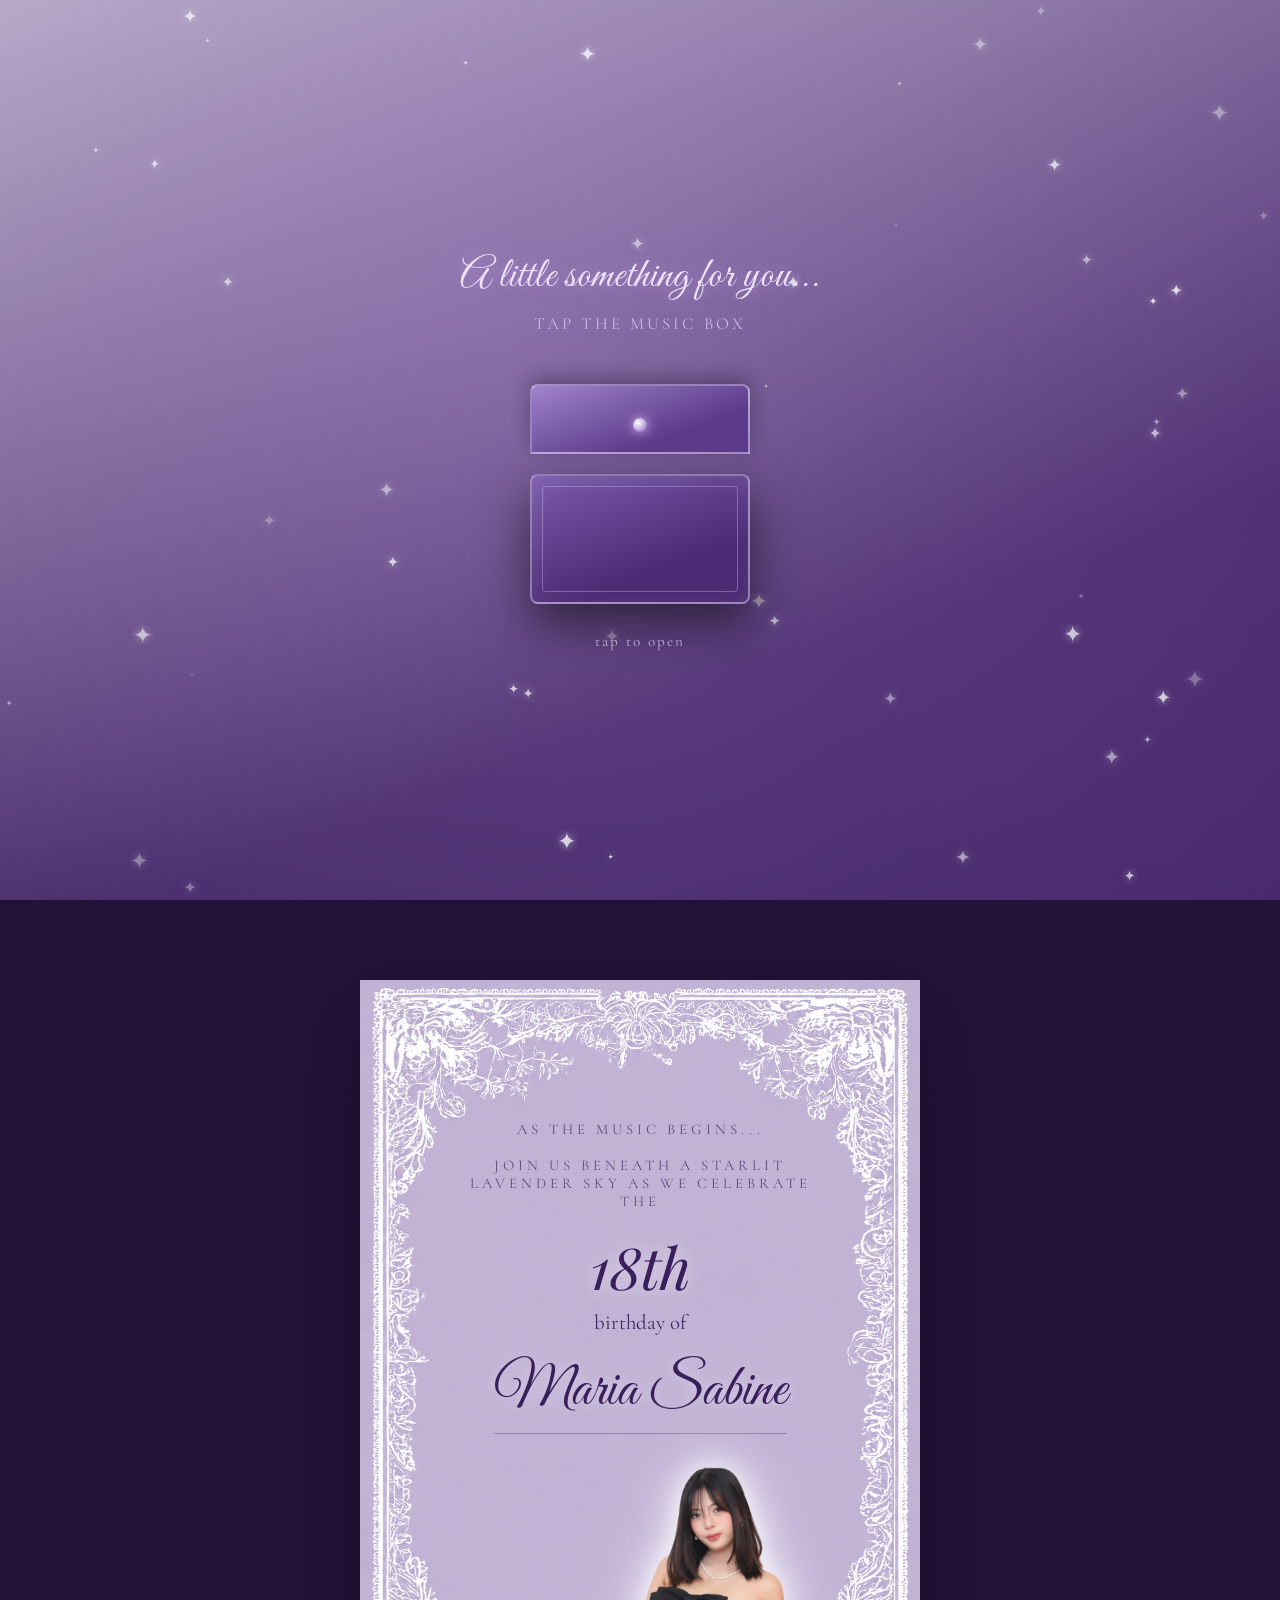
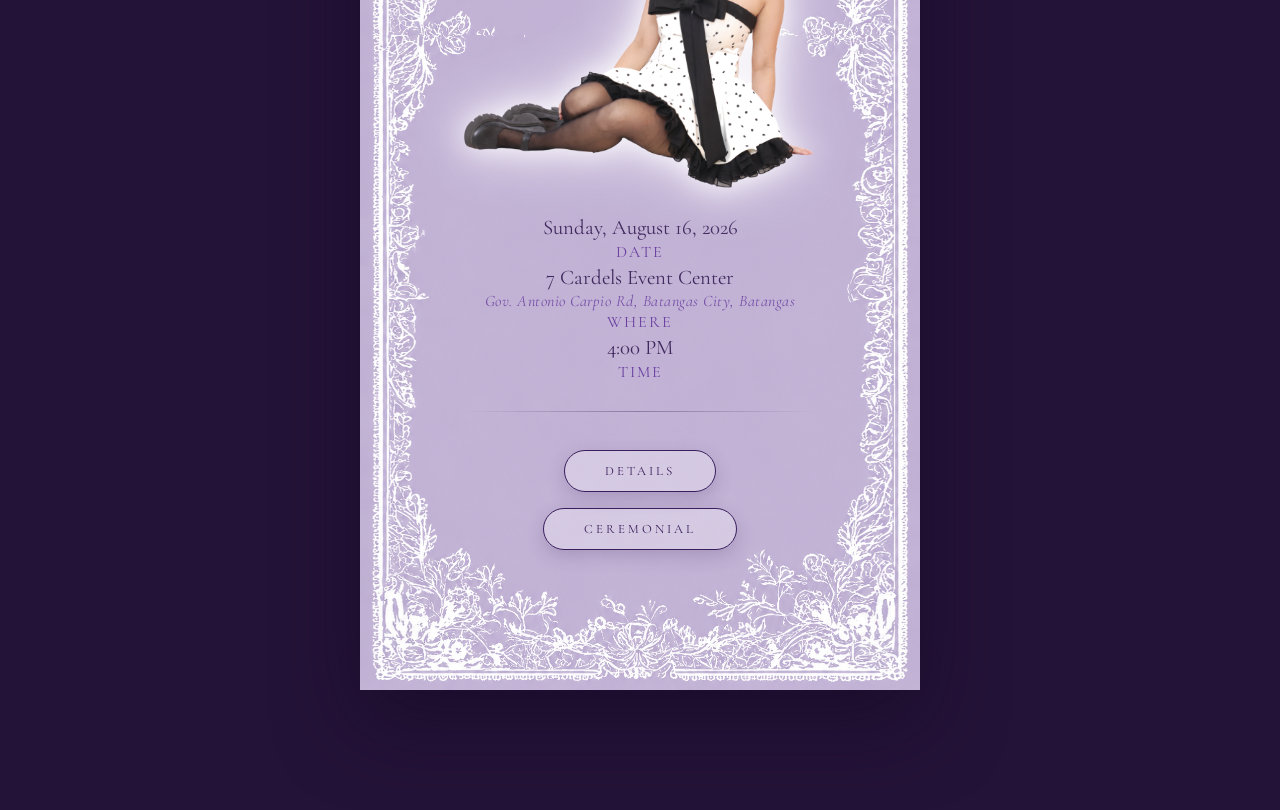
<file: index.html>
<!DOCTYPE html>
<html lang="en">
<head>
<meta charset="UTF-8" />
<meta name="viewport" content="width=device-width, initial-scale=1.0" />
<title>You're Invited &mdash; Maria's 18th Birthday</title>

<!-- Link preview (shown when this page is shared in Messenger, iMessage, etc.) -->
<meta property="og:title" content="You're Invited — Maria's 18th Birthday" />
<meta property="og:description" content="Join us on Sunday, August 16, 2026 as we celebrate Maria's 18th birthday at 7 Cardels Event Center." />
<meta property="og:image" content="https://izumi131.github.io/invatation/pics/name_transparent.png" />
<meta property="og:type" content="website" />
<meta property="og:url" content="https://izumi131.github.io/invatation/" />
<meta name="twitter:card" content="summary_large_image" />

<link rel="preconnect" href="https://fonts.googleapis.com">
<link href="https://fonts.googleapis.com/css2?family=Great+Vibes&family=Cormorant+Garamond:ital,wght@0,400;0,500;0,600;1,400&family=Playfair+Display:ital,wght@0,500;0,700;1,500&display=swap" rel="stylesheet">
<link rel="stylesheet" href="style.css">
</head>
<body>

<div class="marble-bg"></div>
<div class="marble-veins"></div>
<div class="stars-field" id="starsField"></div>

<!-- reusable 4-point sparkle shape, referenced everywhere via <use> -->
<svg width="0" height="0" style="position:absolute">
  <symbol id="sparkleShape" viewBox="0 0 100 100">
    <path d="M50 0C50 28 28 50 0 50C28 50 50 72 50 100C50 72 72 50 100 50C72 50 50 28 50 0Z"/>
  </symbol>
</svg>

<audio id="bgm" src="music.mp3" loop preload="auto"></audio>

<section id="cover">
  <div class="cover-title">A little something for you...</div>
  <div class="cover-sub">Tap the music box</div>

  <div class="box-wrap" id="boxWrap">
    <div class="box-lid">
      <div class="box-jewel"></div>
    </div>
    <div class="ballerina-stage">
      <div class="spin">
        <img class="ballerina-icon" src="pics/Ballarina.png" alt="ballerina"/>
      </div>
    </div>
    <div class="box-base"></div>
    <span class="sparkle"></span>
    <span class="sparkle"></span>
    <span class="sparkle"></span>
    <span class="sparkle"></span>
  </div>

  <div class="tap-hint">tap to open</div>
  <div class="scroll-cue" id="scrollCue">keep scrolling<span>&#8595;</span></div>
</section>

<section id="invitation">
  <div class="card" id="card">
    <div class="eyebrow">As the Music Begins...</div>
    <div class="eyebrow">Join us beneath a starlit lavender sky as we celebrate the</div>
    <div class="num-18">18th</div>
    <div class="invite-line">birthday of</div>
    <div class="name-placeholder">Maria Sabine</div>

    <div>
      <img src="pics/name_transparent.png" alt="Maria Sabine" class="glow-photo"/>
    </div>

    <div class="details">
      Sunday, August 16, 2026
      <span class="label">Date</span>
      7 Cardels Event Center
      <span class="venue-address">Gov. Antonio Carpio Rd, Batangas City, Batangas</span>
      <span class="label">Where</span>
      4:00 PM
      <span class="label">Time</span>
    </div>

    <hr class="divider"/>

    <p class="surprise">

      <span class="sign"></span>
    </p>

    <div class="nav-btn-row">
      <a href="details.html" class="details-btn">Details</a>
      <a href="ceremony.html" class="details-btn">Ceremonial</a>
    </div>
  </div>
</section>

<script src="js/function.js"></script>

</body>
</html>
</file>
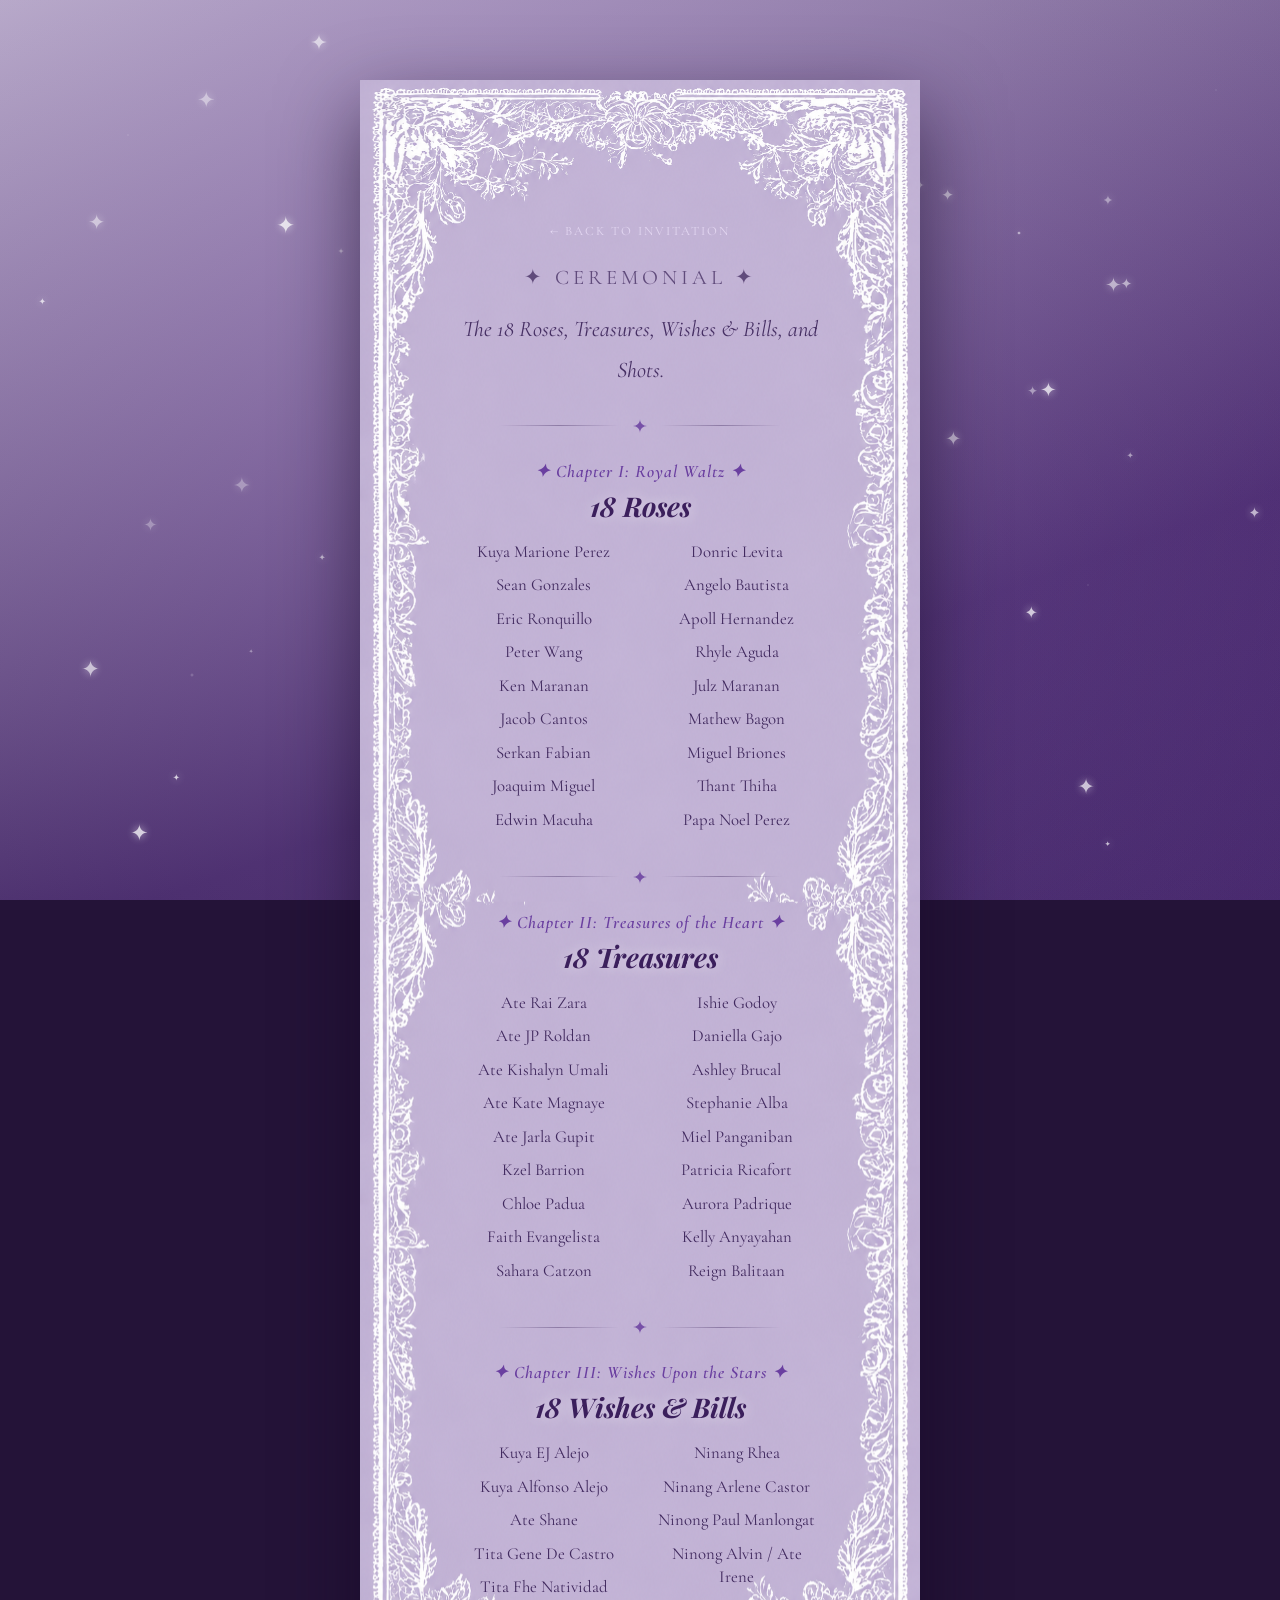
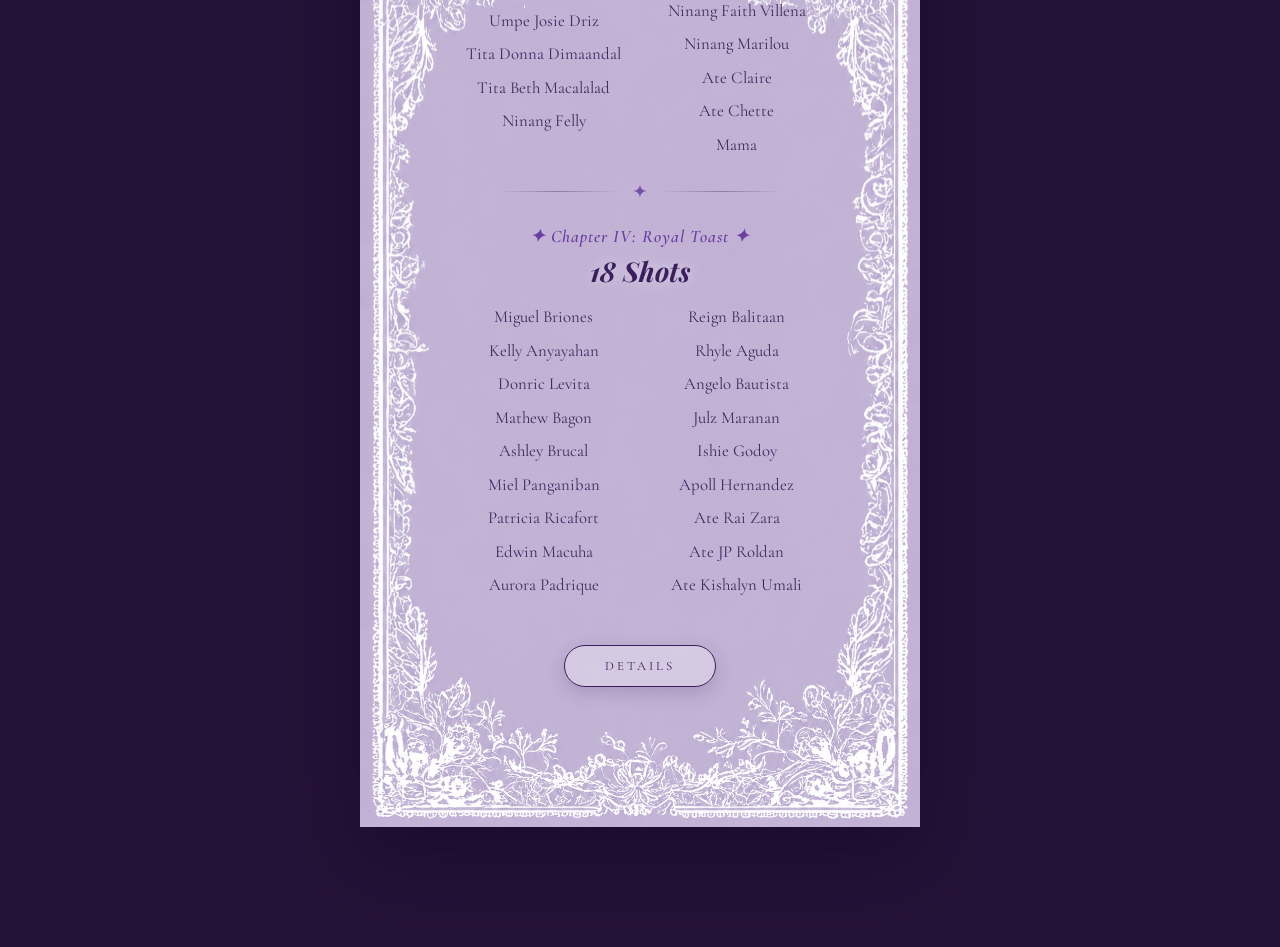
<file: ceremony.html>
<!DOCTYPE html>
<html lang="en">
<head>
<meta charset="UTF-8" />
<meta name="viewport" content="width=device-width, initial-scale=1.0" />
<title>Ceremony &mdash; 18th Birthday</title>
<link rel="preconnect" href="https://fonts.googleapis.com">
<link href="https://fonts.googleapis.com/css2?family=Great+Vibes&family=Cormorant+Garamond:ital,wght@0,400;0,500;0,600;1,400&family=Playfair+Display:ital,wght@0,500;0,700;1,500&display=swap" rel="stylesheet">
<link rel="stylesheet" href="style.css">
</head>
<body>

<div class="marble-bg"></div>
<div class="marble-veins"></div>
<div class="stars-field" id="starsField"></div>

<!-- reusable 4-point sparkle shape, referenced everywhere via <use> -->
<svg width="0" height="0" style="position:absolute">
  <symbol id="sparkleShape" viewBox="0 0 100 100">
    <path d="M50 0C50 28 28 50 0 50C28 50 50 72 50 100C50 72 72 50 100 50C72 50 50 28 50 0Z"/>
  </symbol>
</svg>

<audio id="bgm" src="music.mp3" loop preload="auto"></audio>

<section id="details">
  <div class="card visible" id="cardCeremony">
    <a href="index.html" class="back-link">&larr; Back to invitation</a>

    <div class="eyebrow">&#10022; Ceremonial &#10022;</div>
    <p class="surprise">The 18 Roses, Treasures, Wishes &amp; Bills, and Shots.</p>

    <div class="ornate-divider"><span></span><svg class="mini-sparkle"><use href="#sparkleShape"></use></svg><span></span></div>

    <div class="role-section">
      <p class="chapter-title">&#10022; Chapter I: Royal Waltz &#10022;</p>
      <h3 class="role-title">18 Roses</h3>
      <div class="role-grid">
        <div class="role-item">Kuya Marione Perez</div>
        <div class="role-item">Sean Gonzales</div>
        <div class="role-item">Eric Ronquillo</div>
        <div class="role-item">Peter Wang</div>
        <div class="role-item">Ken Maranan</div>
        <div class="role-item">Jacob Cantos</div>
        <div class="role-item">Serkan Fabian</div>
        <div class="role-item">Joaquim Miguel</div>
        <div class="role-item">Edwin Macuha</div>
        <div class="role-item">Donric Levita</div>
        <div class="role-item">Angelo Bautista</div>
        <div class="role-item">Apoll Hernandez</div>
        <div class="role-item">Rhyle Aguda</div>
        <div class="role-item">Julz Maranan</div>
        <div class="role-item">Mathew Bagon</div>
        <div class="role-item">Miguel Briones</div>
        <div class="role-item">Thant Thiha</div>
        <div class="role-item">Papa Noel Perez</div>
      </div>
    </div>

    <div class="ornate-divider"><span></span><svg class="mini-sparkle"><use href="#sparkleShape"></use></svg><span></span></div>

    <div class="role-section">
      <p class="chapter-title">&#10022; Chapter II: Treasures of the Heart &#10022;</p>
      <h3 class="role-title">18 Treasures</h3>
      
      <div class="role-grid">
        <div class="role-item">Ate Rai Zara</div>
        <div class="role-item">Ate JP Roldan</div>
        <div class="role-item">Ate Kishalyn Umali</div>
        <div class="role-item">Ate Kate Magnaye</div>
        <div class="role-item">Ate Jarla Gupit</div>
        <div class="role-item">Kzel Barrion</div>
        <div class="role-item">Chloe Padua</div>
        <div class="role-item">Faith Evangelista</div>
        <div class="role-item">Sahara Catzon</div>
        <div class="role-item">Ishie Godoy</div>
        <div class="role-item">Daniella Gajo</div>
        <div class="role-item">Ashley Brucal</div>
        <div class="role-item">Stephanie Alba</div>
        <div class="role-item">Miel Panganiban</div>
        <div class="role-item">Patricia Ricafort</div>
        <div class="role-item">Aurora Padrique</div>
        <div class="role-item">Kelly Anyayahan</div>
        <div class="role-item">Reign Balitaan</div>
      </div>
    </div>

    <div class="ornate-divider"><span></span><svg class="mini-sparkle"><use href="#sparkleShape"></use></svg><span></span></div>

    <div class="role-section">
      <p class="chapter-title">&#10022; Chapter III: Wishes Upon the Stars &#10022;</p>
      <h3 class="role-title">18 Wishes &amp; Bills</h3>
      <div class="role-grid">
        <div class="role-item">Kuya EJ Alejo</div>
        <div class="role-item">Kuya Alfonso Alejo</div>
        <div class="role-item">Ate Shane</div>
        <div class="role-item">Tita Gene De Castro</div>
        <div class="role-item">Tita Fhe Natividad</div>
        <div class="role-item">Umpe Josie Driz</div>
        <div class="role-item">Tita Donna Dimaandal</div>
        <div class="role-item">Tita Beth Macalalad</div>
        <div class="role-item">Ninang Felly</div>
        <div class="role-item">Ninang Rhea</div>
        <div class="role-item">Ninang Arlene Castor</div>
        <div class="role-item">Ninong Paul Manlongat</div>
        <div class="role-item">Ninong Alvin / Ate Irene</div>
        <div class="role-item">Ninang Faith Villena</div>
        <div class="role-item">Ninang Marilou</div>
        <div class="role-item">Ate Claire</div>
        <div class="role-item">Ate Chette</div>
        <div class="role-item">Mama</div>
      </div>
    </div>

    <div class="ornate-divider"><span></span><svg class="mini-sparkle"><use href="#sparkleShape"></use></svg><span></span></div>

    <div class="role-section">
      <p class="chapter-title">&#10022; Chapter IV: Royal Toast &#10022;</p>
      <h3 class="role-title">18 Shots</h3>
      
      <div class="role-grid">
        <div class="role-item">Miguel Briones</div>
        <div class="role-item">Kelly Anyayahan</div>
        <div class="role-item">Donric Levita</div>
        <div class="role-item">Mathew Bagon</div>
        <div class="role-item">Ashley Brucal</div>
        <div class="role-item">Miel Panganiban</div>
        <div class="role-item">Patricia Ricafort</div>
        <div class="role-item">Edwin Macuha</div>
        <div class="role-item">Aurora Padrique</div>
        <div class="role-item">Reign Balitaan</div>
        <div class="role-item">Rhyle Aguda</div>
        <div class="role-item">Angelo Bautista</div>
        <div class="role-item">Julz Maranan</div>
        <div class="role-item">Ishie Godoy</div>
        <div class="role-item">Apoll Hernandez</div>
        <div class="role-item">Ate Rai Zara</div>
        <div class="role-item">Ate JP Roldan</div>
        <div class="role-item">Ate Kishalyn Umali</div>
      </div>
    </div>

    <div class="nav-btn-row">
      <a href="details.html" class="details-btn">Details</a>
    </div>
  </div>
</section>

<script src="js/function.js"></script>

</body>
</html>
</file>
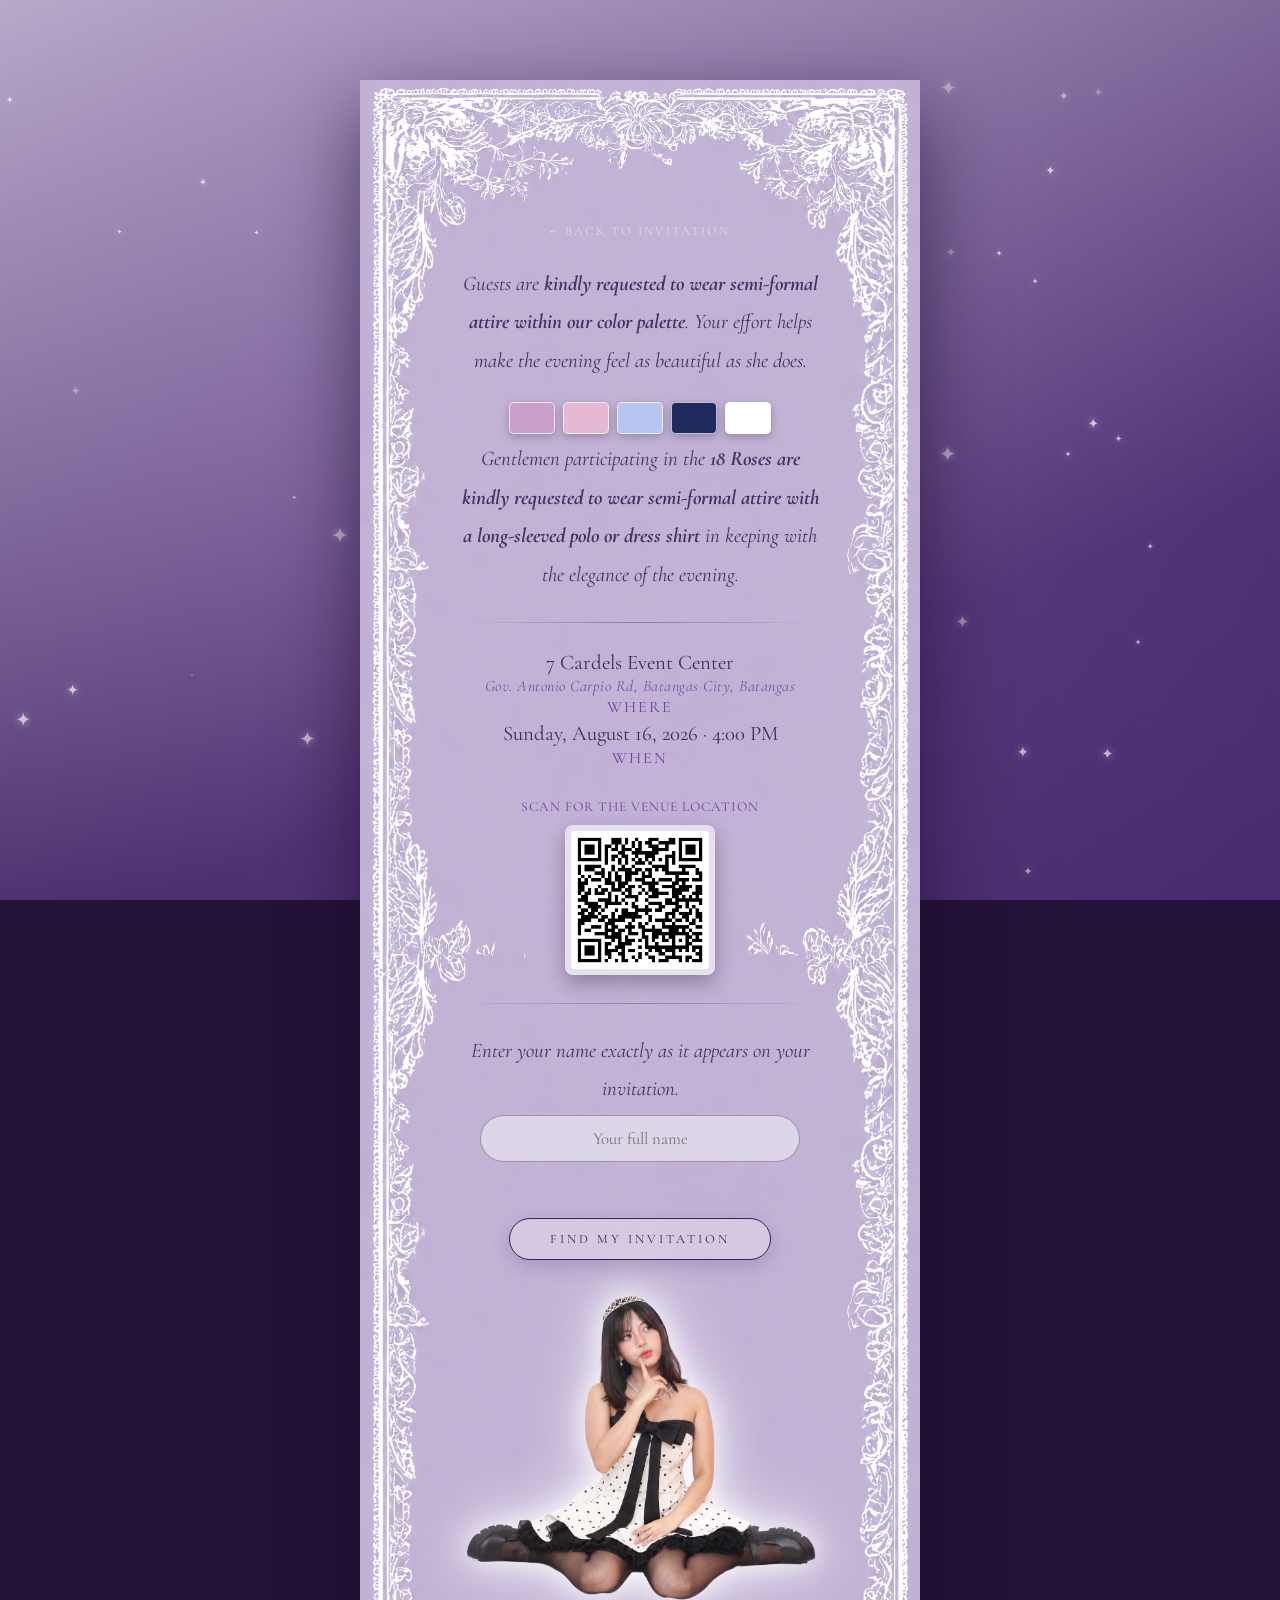
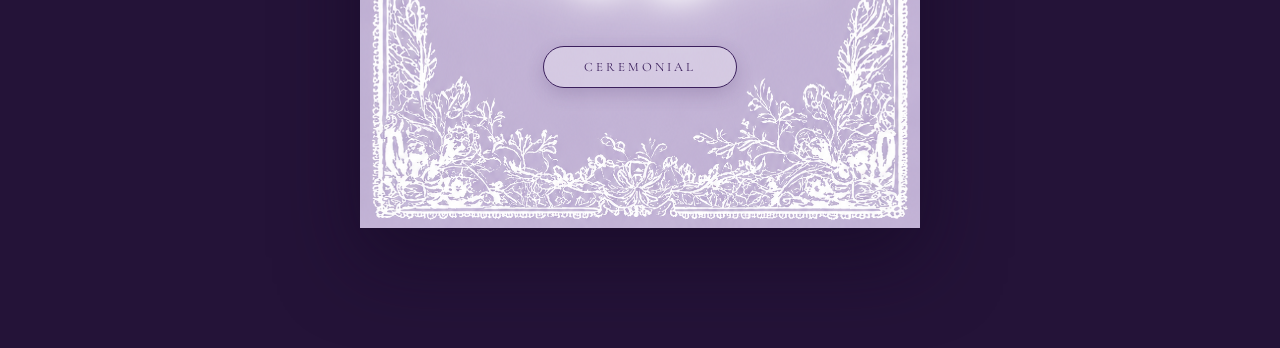
<file: details.html>
<!DOCTYPE html>
<html lang="en">
<head>
<meta charset="UTF-8" />
<meta name="viewport" content="width=device-width, initial-scale=1.0" />
<title>Details &mdash; 18th Birthday</title>
<link rel="preconnect" href="https://fonts.googleapis.com">
<link href="https://fonts.googleapis.com/css2?family=Great+Vibes&family=Cormorant+Garamond:ital,wght@0,400;0,500;0,600;1,400&family=Playfair+Display:ital,wght@0,500;0,700;1,500&display=swap" rel="stylesheet">
<link rel="stylesheet" href="style.css">
</head>
<body>

<div class="marble-bg"></div>
<div class="marble-veins"></div>
<div class="stars-field" id="starsField"></div>

<!-- reusable 4-point sparkle shape, referenced everywhere via <use> -->
<svg width="0" height="0" style="position:absolute">
  <symbol id="sparkleShape" viewBox="0 0 100 100">
    <path d="M50 0C50 28 28 50 0 50C28 50 50 72 50 100C50 72 72 50 100 50C72 50 50 28 50 0Z"/>
  </symbol>
</svg>

<audio id="bgm" src="music.mp3" loop preload="auto"></audio>

<section id="details">
  <div class="card visible" id="cardDetails">
    <a href="index.html" class="back-link">&larr; Back to invitation</a>

    

    <p class="surprise">
      Guests are <b>kindly requested to wear semi-formal attire within our
      color palette</b>. Your effort helps make the evening feel as beautiful
      as she does.
    </p>

    <div class="palette-row">
      <span class="swatch" style="background:#c9a0c9"></span>
      <span class="swatch" style="background:#e6b8d4"></span>
      <span class="swatch" style="background:#b7c6f0"></span>
      <span class="swatch" style="background:#1f2a5e"></span>
      <span class="swatch" style="background:#ffffff"></span>
    </div>

    <p class="surprise">
      Gentlemen participating in the <strong>18 Roses</strong> <strong>are kindly requested to wear
      semi-formal attire with a long-sleeved polo or dress shirt</strong> in keeping
      with the elegance of the evening.
    </p>
    <hr class="divider"/>

    <div class="details">
      7 Cardels Event Center
      <span class="venue-address">Gov. Antonio Carpio Rd, Batangas City, Batangas</span>
      <span class="label">Where</span>
      Sunday, August 16, 2026 &middot; 4:00 PM
      <span class="label">When</span>
    </div>

    <div class="qr-block">
      <p class="rsvp-seats">Scan for the venue location</p>
      <img src="pics/venue_qr.png" alt="QR code to 7 Cardels Event Center location" class="qr-code"/>
    </div>

    <hr class="divider"/>

    <div class="rsvp-widget" id="rsvpWidget">
      

      <p class="surprise">Enter your name exactly as it appears on your invitation.</p>
      <input type="text" id="rsvpNameInput" class="rsvp-input" placeholder="Your full name" autocomplete="off"/>
      <div>
        <button type="button" id="rsvpFindBtn" class="details-btn">Find My Invitation</button>
      </div>
      <div id="rsvpResult" class="rsvp-result"></div>

      <div>
        <img src="pics/rsvp.png" alt="Maria Sabine" id="rsvpPhoto" class="glow-photo"/>
      </div>

    </div>

    <div class="nav-btn-row">
      <a href="ceremony.html" class="details-btn">Ceremonial</a>
    </div>
  </div>
</section>

<script src="js/function.js"></script>
<script src="js/rsvp.js"></script>

</body>
</html>
</file>
<file: style.css>
:root{
  --deep: #241338;
  --plum: #3b1f5c;
  --violet: #6a3fa0;
  --lilac: #b79bdb;
  --pale: #eee3fb;
  --silver: #d9c9f0;
  --card-a: #ded0f0;
  --card-b: #c3aee0;
  --ink: #40295e;
}
*{box-sizing:border-box; margin:0; padding:0;}
html{scroll-behavior:smooth;}
body{
  font-family:'Cormorant Garamond', serif;
  background:var(--deep);
  color:var(--pale);
  overflow-x:hidden;
}

/* ---------- Marble background (shared) ---------- */
.marble-bg{
  position:fixed;
  inset:0;
  z-index:-2;
  background:
    radial-gradient(circle at 20% 20%, rgba(180,140,220,0.35), transparent 45%),
    radial-gradient(circle at 80% 30%, rgba(120,70,170,0.4), transparent 50%),
    radial-gradient(circle at 50% 80%, rgba(90,50,140,0.5), transparent 55%),
    linear-gradient(160deg, #b8aec6 0%, #3a1f5c 35%, #2a1548 60%, #9a6edd 100%);
  background-size:200% 200%;
  animation:swirl 30s ease-in-out infinite alternate;
}
@keyframes swirl{
  0%{background-position:0% 0%;}
  100%{background-position:100% 100%;}
}
.marble-veins{
  position:fixed; inset:0; z-index:-1; opacity:0.5; pointer-events:none;
  background-image:
    radial-gradient(1px 1px at 10% 15%, #fff8, transparent),
    radial-gradient(1px 1px at 30% 45%, #fff6, transparent),
    radial-gradient(2px 2px at 70% 25%, #fff9, transparent),
    radial-gradient(1px 1px at 85% 65%, #fff7, transparent),
    radial-gradient(1px 1px at 55% 85%, #fff6, transparent),
    radial-gradient(2px 2px at 15% 75%, #fff8, transparent),
    radial-gradient(1px 1px at 95% 10%, #fff6, transparent);
  animation:twinkle 5s ease-in-out infinite alternate;
}
@keyframes twinkle{ from{opacity:0.25;} to{opacity:0.6;} }

/* ---------- Floating star field (behind card, in front of marble) ---------- */
.stars-field{
  position:fixed;
  inset:0;
  z-index:0;
  pointer-events:none;
  overflow:hidden;
}
.star-sparkle{
  position:absolute;
  fill:#fff;
  filter:drop-shadow(0 0 4px rgba(255,255,255,0.8));
  animation-name:twinkleFloat;
  animation-timing-function:ease-in-out;
  animation-iteration-count:infinite;
}
@keyframes twinkleFloat{
  0%,100%{ opacity:.15; transform:translateY(0) scale(.7) rotate(0deg); }
  50%{ opacity:.95; transform:translateY(-16px) scale(1) rotate(20deg); }
}

/* ---------- Cover / Music box section ---------- */
#cover{
  height:100vh;
  display:flex;
  flex-direction:column;
  align-items:center;
  justify-content:center;
  text-align:center;
  position:relative;
  padding:20px;
  z-index:1;
}
.cover-title{
  font-family:'Great Vibes', cursive;
  font-size:2.6rem;
  color:var(--pale);
  margin-bottom:10px;
  text-shadow:0 0 18px rgba(200,160,255,0.6);
  letter-spacing:1px;
}
.cover-sub{
  font-size:1.05rem;
  letter-spacing:3px;
  text-transform:uppercase;
  color:var(--silver);
  margin-bottom:50px;
  opacity:0.85;
}

/* Music box */
.box-wrap{
  position:relative;
  width:220px;
  height:220px;
  cursor:pointer;
  perspective:900px;
  -webkit-tap-highlight-color:transparent;
}
.box-base{
  position:absolute;
  bottom:0;
  left:0;
  width:220px;
  height:130px;
  background:linear-gradient(160deg, #7c5cac, #4a2a72 70%);
  border:2px solid rgba(217,201,240,0.5);
  border-radius:8px;
  box-shadow:0 20px 50px rgba(0,0,0,0.55), inset 0 0 25px rgba(255,255,255,0.08);
}
.box-base::before{
  content:'';
  position:absolute;
  inset:10px;
  border:1px solid rgba(217,201,240,0.35);
  border-radius:4px;
}
.box-lid{
  position:absolute;
  top:0;
  left:0;
  width:220px;
  height:70px;
  background:linear-gradient(160deg, #a084c9, #5c3b8a 70%);
  border:2px solid rgba(217,201,240,0.5);
  border-radius:8px 8px 0 0;
  transform-origin:top;
  transform-style:preserve-3d;
  transition:transform 1.1s cubic-bezier(.6,.1,.25,1);
  box-shadow:0 -6px 20px rgba(0,0,0,0.3);
  z-index:3;
}
.box-wrap.open .box-lid{
  transform:rotateX(120deg);
}
.box-jewel{
  position:absolute;
  top:32px; left:50%;
  transform:translateX(-50%);
  width:14px; height:14px;
  background:radial-gradient(circle at 35% 35%, #fff, var(--lilac) 60%, var(--violet));
  border-radius:50%;
  box-shadow:0 0 12px rgba(230,200,255,0.9);
}

.ballerina-stage{
  position:absolute;
  bottom:58px;
  left:50%;
  width:58px;
  height:82px;
  transform:translateX(-50%) scale(0.2);
  opacity:0;
  transform-origin:bottom center;
  transition:opacity .6s ease .3s, transform .8s cubic-bezier(.34,1.56,.64,1) .3s;
  z-index:2;
  perspective:300px;
}
.box-wrap.open .ballerina-stage{
  opacity:1;
  transform:translateX(-50%) scale(1);
}
.spin{
  width:100%;
  height:100%;
  animation:none;
  transform-origin:50% 88%;
  transform-style:preserve-3d;
}
.box-wrap.open .spin{
  animation:spinBallerina 3.2s linear infinite;
}
@keyframes spinBallerina{
  from{ transform:rotateY(0deg); }
  to{ transform:rotateY(360deg); }
}

.ballerina-icon{
  width:100%;
  height:100%;
  object-fit:contain;
  filter:drop-shadow(0 0 10px rgba(230,200,255,0.9));
}

.glow-photo{
  filter:drop-shadow(0 0 14px rgba(255,255,255,0.9)) drop-shadow(0 0 28px rgba(255,255,255,0.65));
}

.sparkle{
  position:absolute;
  width:4px; height:4px;
  background:#fff;
  border-radius:50%;
  opacity:0;
  box-shadow:0 0 8px 2px rgba(255,255,255,0.9);
}
.box-wrap.open .sparkle{ animation:sparkle 1.8s ease-in-out infinite; }
.sparkle:nth-child(1){ top:10%; left:15%; animation-delay:.1s; }
.sparkle:nth-child(2){ top:20%; left:80%; animation-delay:.5s; }
.sparkle:nth-child(3){ top:60%; left:5%; animation-delay:.9s; }
.sparkle:nth-child(4){ top:70%; left:90%; animation-delay:1.3s; }
@keyframes sparkle{
  0%,100%{opacity:0; transform:scale(0.4);}
  50%{opacity:1; transform:scale(1.3);}
}

.tap-hint{
  margin-top:28px;
  font-size:0.95rem;
  letter-spacing:2px;
  color:var(--silver);
  opacity:0.8;
  animation:pulse 2s ease-in-out infinite;
}
.box-wrap.open ~ .tap-hint{ display:none; }
@keyframes pulse{ 0%,100%{opacity:.4;} 50%{opacity:.9;} }

.scroll-cue{
  position:absolute;
  bottom:35px;
  left:50%;
  transform:translateX(-50%);
  font-size:0.85rem;
  letter-spacing:3px;
  color:var(--silver);
  opacity:0;
  transition:opacity 1s ease;
  text-transform:uppercase;
}
.scroll-cue.show{ opacity:0.85; }
.scroll-cue span{
  display:block;
  margin-top:8px;
  animation:bounce 1.6s ease-in-out infinite;
}
@keyframes bounce{ 0%,100%{transform:translateY(0);} 50%{transform:translateY(8px);} }

/* ---------- Invitation section ---------- */
#invitation{
  min-height:100vh;
  display:flex;
  align-items:center;
  justify-content:center;
  padding:80px 18px 120px;
  position:relative;
  z-index:1;
}
.card{
  max-width:560px;
  width:100%;
  position:relative;
  z-index:1;
  background:var(--card-b);
  border-style:solid;
  border-width:118px 62px;
  border-image-source:url('pics/lavender_border.png');
  border-image-slice:230 90 fill;
  border-image-repeat:round;
  border-radius:6px;
  padding:22px 38px;
  text-align:center;
  box-shadow:0 30px 80px rgba(20,8,35,0.6);
  opacity:0;
  transform:translateY(60px);
  transition:opacity 1.1s ease, transform 1.1s ease;
}
.card.visible{ opacity:1; transform:translateY(0); }
.card + .card{ margin-top:0; }

/* Pure-CSS entrance animation for details.html / ceremony.html — runs on
   page load automatically, no JS/scroll dependency, so it can't fail to
   trigger the way the old IntersectionObserver reveal sometimes did. */
#cardDetails, #cardCeremony{
  animation:cardEntrance 1s ease-out;
}
@keyframes cardEntrance{
  from{ opacity:0; transform:translateY(30px); }
  to{ opacity:1; transform:translateY(0); }
}

.details-btn{
  display:inline-block;
  margin-top:38px;
  padding:12px 40px;
  border:1.4px solid var(--plum);
  border-radius:999px;
  color:var(--plum);
  text-decoration:none;
  letter-spacing:3px;
  text-transform:uppercase;
  font-size:0.8rem;
  font-family:'Cormorant Garamond', serif;
  background:rgba(255,255,255,0.3);
  box-shadow:0 6px 18px rgba(64,41,94,0.2);
  transition:background .3s ease, color .3s ease, transform .3s ease;
  position:relative;
  z-index:2;
}
.details-btn:hover{
  background:var(--plum);
  color:#fff;
  transform:translateY(-2px);
}

.nav-btn-row{
  display:flex;
  flex-wrap:wrap;
  justify-content:center;
  gap:16px;
  margin-top:38px;
}
.nav-btn-row .details-btn{ margin-top:0; }

.back-link{
  display:inline-block;
  margin-bottom:26px;
  color:var(--pale);
  text-decoration:none;
  letter-spacing:2px;
  text-transform:uppercase;
  font-size:0.8rem;
  opacity:0.75;
  transition:opacity .3s ease;
}
.back-link:hover{ opacity:1; }

/* ---------- Ceremony page ---------- */
#cardCeremony .eyebrow{
  font-size:1.3rem;
}
#cardCeremony > .surprise{
  font-size:1.4rem;
}

/* ---------- Details page ---------- */
#cardDetails .eyebrow{
  font-size:1.3rem;
}

/* ---------- Framed photo (laced border reused from the card art) ---------- */
.photo-frame{
  display:block;
  width:200px;
  max-width:70%;
  margin:6px auto 24px;
  border-style:solid;
  border-width:42px 20px;
  border-image-source:url('pics/lavender_border.png');
  border-image-slice:230 90 fill;
  border-image-repeat:round;
  box-shadow:0 15px 40px rgba(20,8,35,0.45);
  position:relative;
  z-index:2;
}
.photo-frame img{
  display:block;
  width:100%;
  height:auto;
  object-fit:cover;
}

img{
  display:block;
  width:100%;
  height:auto;
  object-fit:cover;
}

.resume-music-btn{
  position:fixed;
  bottom:22px;
  left:50%;
  transform:translateX(-50%);
  z-index:50;
  background:rgba(255,255,255,0.15);
  color:var(--pale);
  border:1px solid rgba(255,255,255,0.45);
  padding:10px 24px;
  border-radius:999px;
  font-family:'Cormorant Garamond', serif;
  font-size:0.95rem;
  letter-spacing:2px;
  cursor:pointer;
  backdrop-filter:blur(4px);
  box-shadow:0 8px 20px rgba(0,0,0,0.35);
}

.palette-row{
  display:flex;
  justify-content:center;
  gap:8px;
  margin:22px auto 6px;
  position:relative;
  z-index:2;
}
.swatch{
  width:46px;
  height:32px;
  border-radius:5px;
  border:1px solid rgba(255,255,255,0.7);
  box-shadow:0 3px 8px rgba(20,8,35,0.25);
}

.eyebrow{
  letter-spacing:4px;
  text-transform:uppercase;
  font-size:0.92rem;
  color:var(--ink);
  opacity:0.75;
  margin-bottom:18px;
}
.invite-line{
  font-size:1.3rem;
  color:var(--ink);
  margin-bottom:6px;
}
.num-18{
  font-family:'Playfair Display', serif;
  font-size:3.6rem;
  font-style:italic;
  color:var(--plum);
  text-shadow:0 0 18px rgba(255,255,255,0.6);
  margin:6px 0;
}
.name-placeholder{
  font-family:'Great Vibes', cursive;
  font-size:3.6rem;
  color:var(--plum);
  margin:14px 0 22px;
  text-shadow:0 0 14px rgba(255,255,255,0.5);
  border-bottom:1px solid rgba(64,41,94,0.35);
  display:inline-block;
  padding-bottom:6px;
}
.details{
  margin:20px 0;
  font-size:1.3rem;
  line-height:1.2;
  color:var(--ink);
}
.venue-address{
  display:block;
  font-size:1rem;
  font-style:italic;
  letter-spacing:0.5px;
  color:var(--violet);
  opacity:0.85;
  margin-top:1px;
}
.details .label{
  display:block;
  letter-spacing:2px;
  text-transform:uppercase;
  font-size:1rem;
  color:var(--violet);
  margin-top:2px;
  margin-bottom:4px;
}
hr.divider{
  border:none;
  height:1px;
  background:linear-gradient(90deg, transparent, rgba(64,41,94,0.4), transparent);
  margin:28px 0;
}
.surprise{
  font-family:'Cormorant Garamond', serif;
  font-style:italic;
  font-size:1.3rem;
  line-height:1.85;
  color:var(--ink);
  opacity:0.95;
}
.surprise .sign{
  display:block;
  margin-top:16px;
  font-family:'Great Vibes', cursive;
  font-size:1.7rem;
  color:var(--plum);
}

.qr-block{
  margin-top:30px;
  text-align:center;
}
.qr-code{
  width:150px;
  height:150px;
  margin:10px auto 0;
  display:block;
  border-radius:8px;
  border:6px solid rgba(255,255,255,0.6);
  box-shadow:0 8px 20px rgba(20,8,35,0.3);
}

/* ---------- Ceremony role lists ---------- */
.role-section{
  margin:28px 0;
  text-align:center;
}
.chapter-title{
  font-family:'Cormorant Garamond', serif;
  font-style:italic;
  font-weight:600;
  font-size:1.1rem;
  letter-spacing:1px;
  color:var(--violet);
  text-align:center;
  margin-bottom:6px;
}
.role-title{
  font-family:'Playfair Display', serif;
  font-style:italic;
  font-size:1.7rem;
  color:var(--plum);
  text-align:center;
  text-shadow:0 0 14px rgba(255,255,255,0.5);
  margin-bottom:4px;
}
.role-emoji{
  font-style:normal;
  font-size:1.35rem;
  vertical-align:-2px;
  text-shadow:none;
}

/* small sparkle-and-line divider used between ceremony chapters */
.ornate-divider{
  display:flex;
  align-items:center;
  justify-content:center;
  gap:14px;
  margin:28px 0;
}
.ornate-divider span{
  flex:1;
  max-width:120px;
  height:1px;
  background:linear-gradient(90deg, transparent, rgba(64,41,94,0.4), transparent);
}
.mini-sparkle{
  width:14px;
  height:14px;
  fill:var(--violet);
  opacity:0.85;
  flex-shrink:0;
}
.role-subtitle{
  text-align:center;
  font-size:0.78rem;
  letter-spacing:2px;
  text-transform:uppercase;
  color:var(--violet);
  margin-bottom:16px;
}
.role-section .role-title + .role-grid,
.role-section .role-subtitle + .role-grid{
  margin-top:16px;
}
.role-grid{
  column-count:2;
  column-gap:26px;
}
.role-item{
  font-size:1.05rem;
  color:var(--ink);
  line-height:1.4;
  margin-bottom:10px;
  text-align:center;
  break-inside:avoid;
  -webkit-column-break-inside:avoid;
}
@media (max-width:420px){
  .role-grid{ column-count:1; }
}

/* ---------- Details section ---------- */
#details{
  min-height:100vh;
  display:flex;
  align-items:center;
  justify-content:center;
  padding:80px 18px 120px;
  position:relative;
  z-index:1;
}
#details .card .eyebrow,
#details .card .details,
#details .card .surprise{
  position:relative;
  z-index:2;
}
.rsvp-btn{ margin-top:30px; }

/* ---------- RSVP widget ---------- */
.rsvp-widget{
  position:relative;
  z-index:2;
}
.rsvp-input{
  width:100%;
  max-width:320px;
  margin:6px auto 18px;
  display:block;
  padding:12px 18px;
  border-radius:999px;
  border:1.4px solid rgba(64,41,94,0.4);
  background:rgba(255,255,255,0.45);
  color:var(--ink);
  font-family:'Cormorant Garamond', serif;
  font-size:1.05rem;
  text-align:center;
  outline:none;
  transition:border-color .3s ease, background .3s ease;
}
.rsvp-input:focus{
  border-color:var(--plum);
  background:rgba(255,255,255,0.7);
}
.rsvp-result{
  margin-top:24px;
  min-height:0;
}
.rsvp-status{
  font-size:1.05rem;
  line-height:1.7;
  color:var(--ink);
}
.rsvp-status.not-found{ color:#8a3b3b; }
.rsvp-status.found{ color:var(--plum); font-weight:600; }
.rsvp-seats{
  font-size:0.85rem;
  letter-spacing:1px;
  text-transform:uppercase;
  color:var(--violet);
  margin-top:6px;
}
.rsvp-plusone{
  margin-top:18px;
}
.rsvp-choice-row{
  display:flex;
  justify-content:center;
  gap:14px;
  margin-top:22px;
  flex-wrap:wrap;
}
.rsvp-choice{
  padding:10px 26px;
  border-radius:999px;
  border:1.4px solid var(--plum);
  background:rgba(255,255,255,0.3);
  color:var(--plum);
  font-family:'Cormorant Garamond', serif;
  font-size:0.95rem;
  letter-spacing:1px;
  text-transform:uppercase;
  cursor:pointer;
  transition:background .25s ease, color .25s ease;
}
.rsvp-choice.selected,
.rsvp-choice:hover{
  background:var(--plum);
  color:#fff;
}
.rsvp-confirm-btn{
  margin-top:26px;
}
.rsvp-confirm-btn:disabled{
  opacity:0.5;
  cursor:not-allowed;
  pointer-events:none;
}
.rsvp-thankyou{
  font-family:'Great Vibes', cursive;
  font-size:1.8rem;
  color:var(--plum);
  margin-top:10px;
}
.rsvp-error{
  margin-top:16px;
  font-size:0.9rem;
  color:#8a3b3b;
}
</file>
